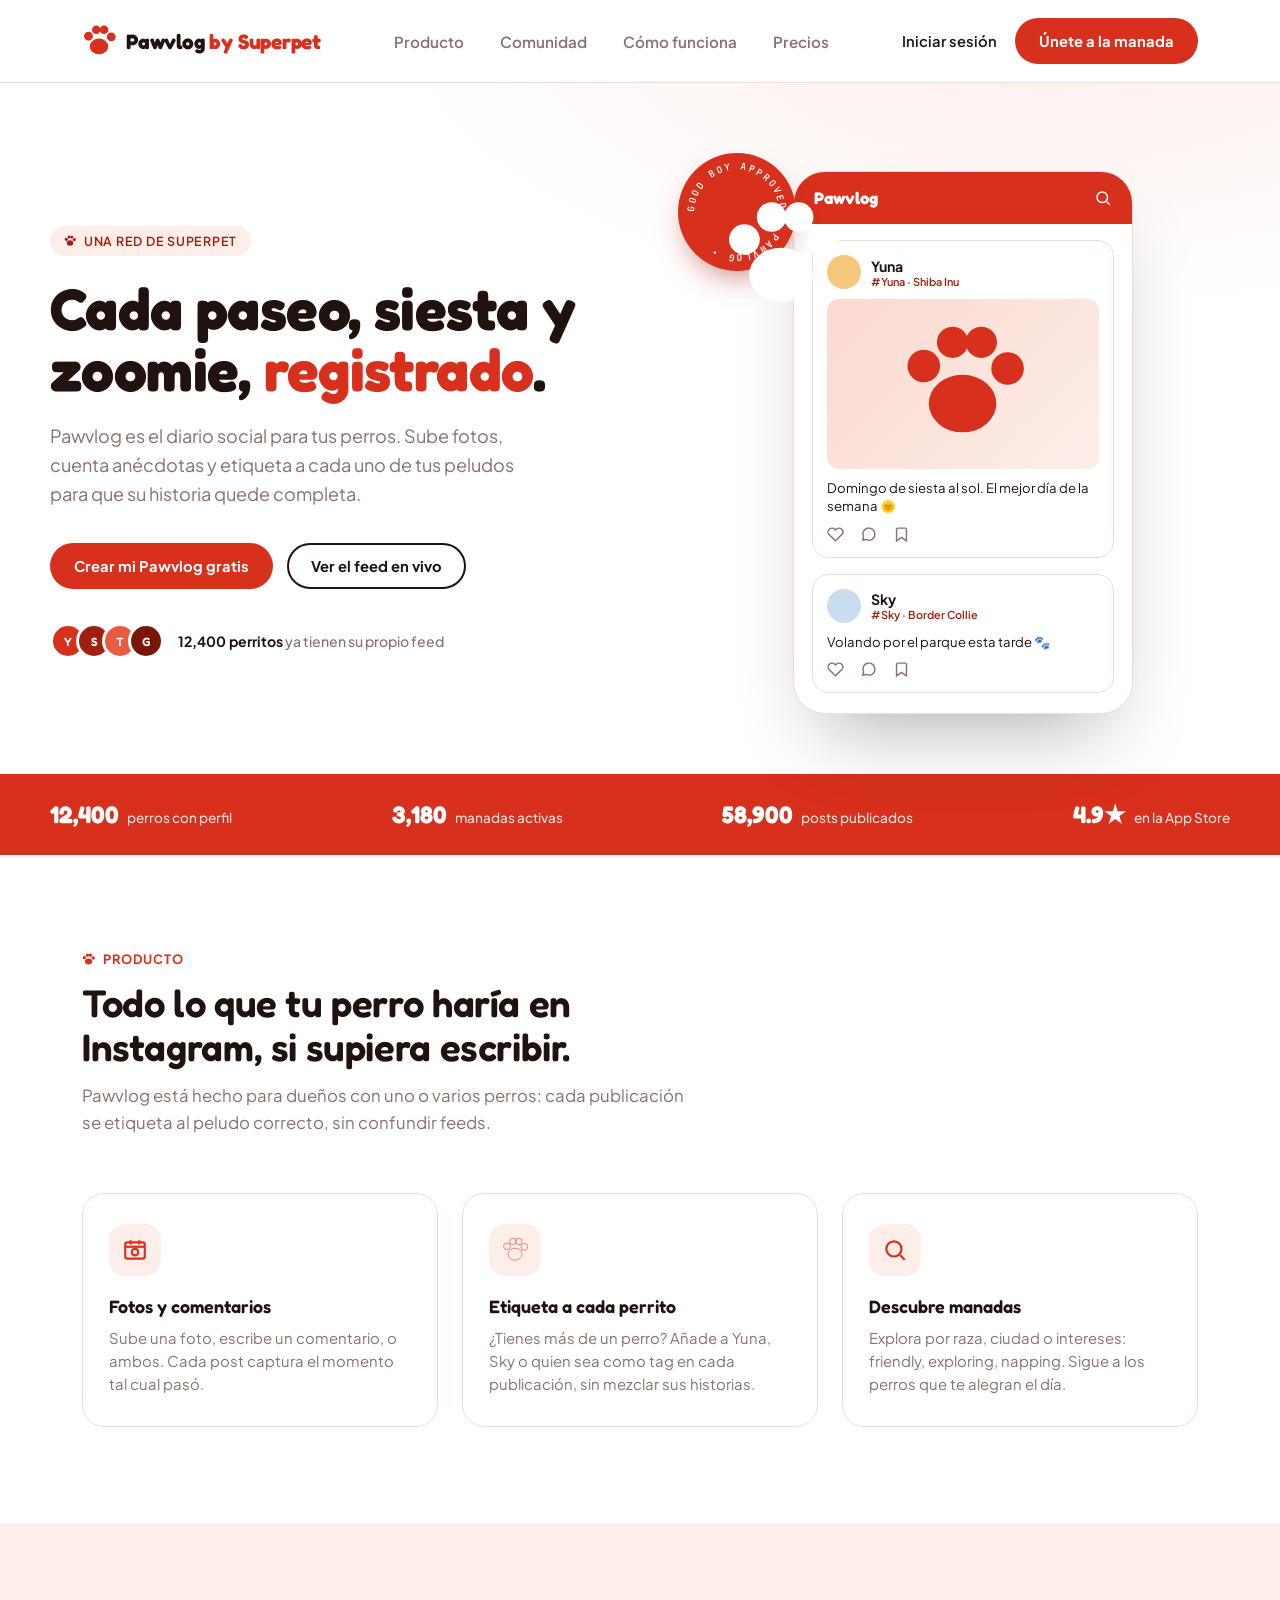
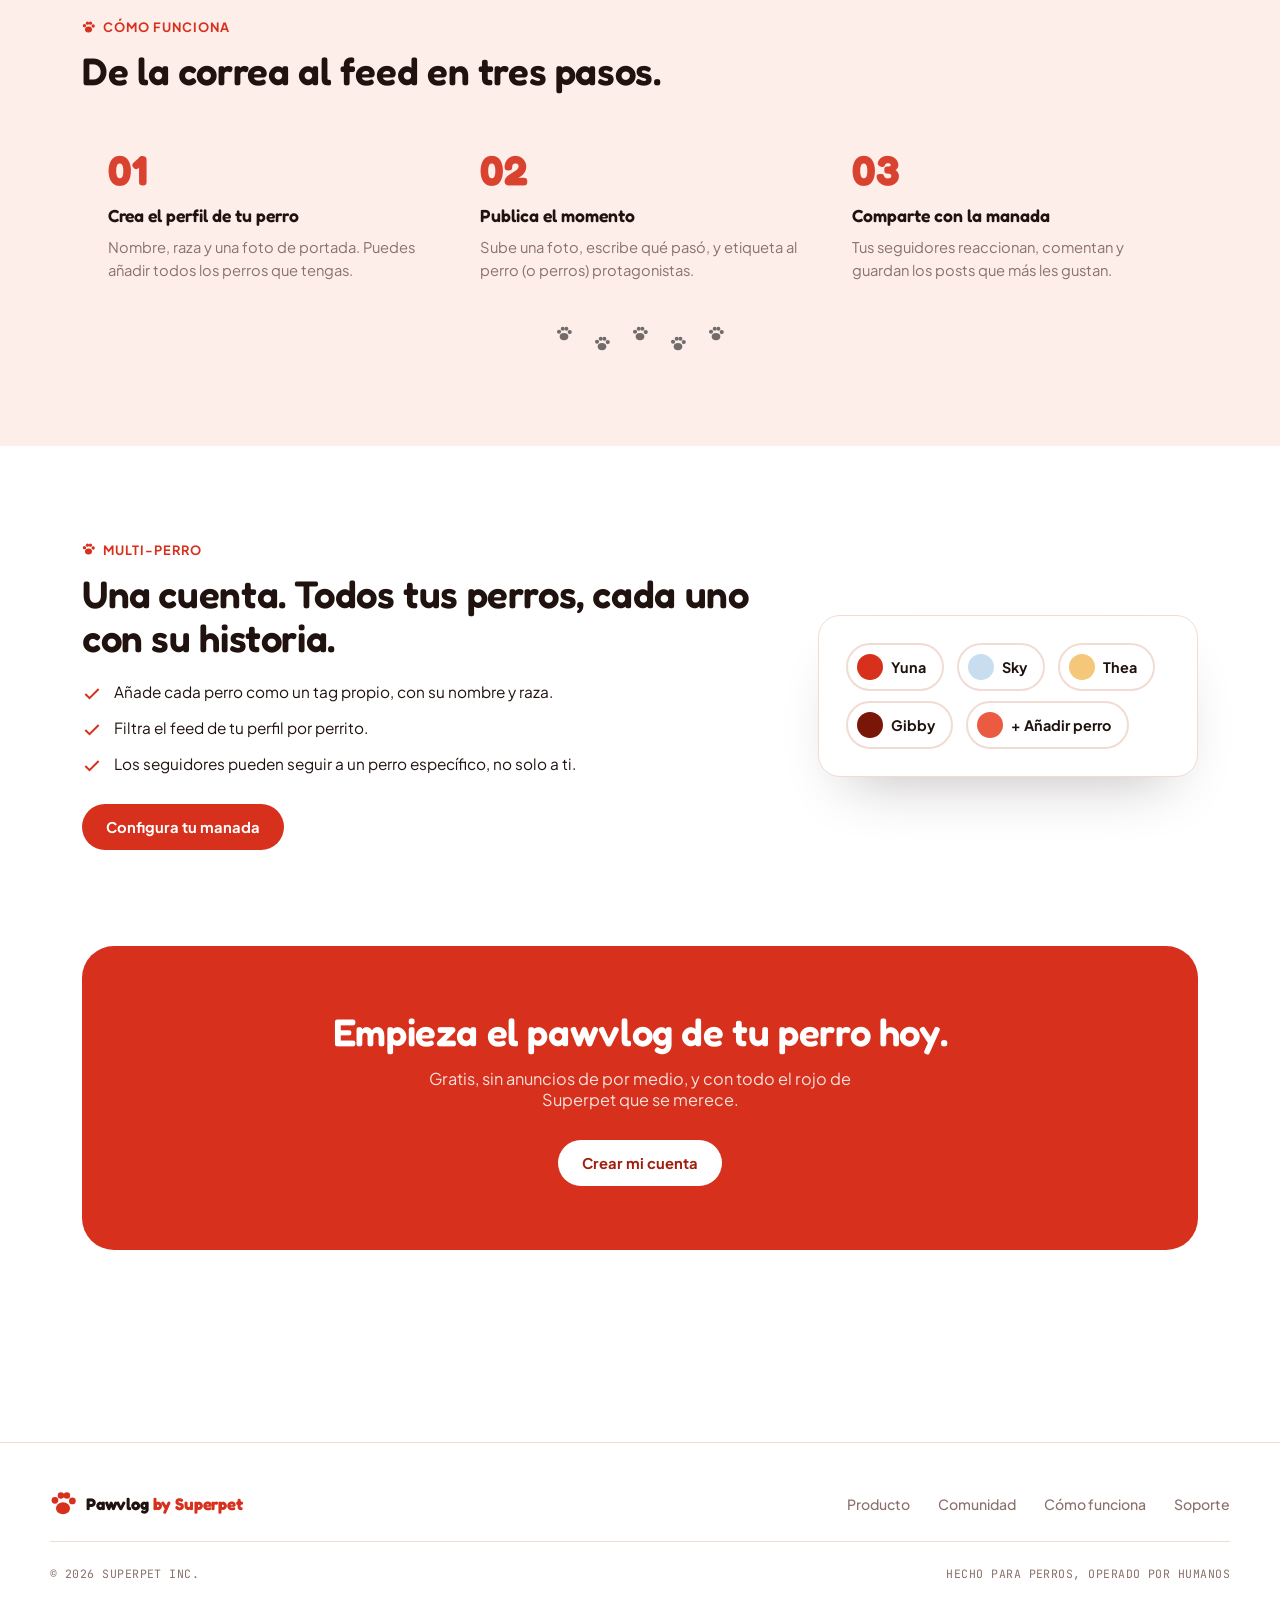
<file: index.html>
<!DOCTYPE html>
<html lang="es">

<head>
  <meta charset="UTF-8">
  <meta name="viewport" content="width=device-width, initial-scale=1.0">
  <title>Pawvlog by Superpet</title>
  <link rel="preconnect" href="https://fonts.googleapis.com">
  <link
    href="https://fonts.googleapis.com/css2?family=Fredoka:wght@500;600;700&family=Plus+Jakarta+Sans:wght@400;500;600;700;800&family=JetBrains+Mono:wght@500;600&display=swap"
    rel="stylesheet">
  <link rel="stylesheet" href="css/global.css">
  <link rel="stylesheet" href="css/landing.css">
</head>

<body>

  <svg width="0" height="0" style="position:absolute">
    <symbol id="paw" viewBox="0 0 100 100">
      <ellipse cx="50" cy="66" rx="27" ry="23" />
      <circle cx="19" cy="36" r="13" />
      <circle cx="42" cy="17" r="12.5" />
      <circle cx="65" cy="17" r="12.5" />
      <circle cx="86" cy="38" r="13" />
    </symbol>
  </svg>

  <header>
    <nav>
      <div class="logo">
        <svg class="mark" viewBox="0 0 100 100">
          <use href="#paw" fill="currentColor" />
        </svg>
        <span>Pawvlog <em>by Superpet</em></span>
      </div>
      <div class="nav-links hide-mobile">
        <a href="#producto">Producto</a>
        <a href="#comunidad">Comunidad</a>
        <a href="#como-funciona">Cómo funciona</a>
        <a href="#precios">Precios</a>
      </div>
      <div class="nav-actions">
        <a href="pawvlog-login.html" class="btn-ghost hide-mobile">Iniciar sesión</a>
        <a href="pawvlog-register.html" class="btn btn-primary">Únete a la manada</a>
      </div>
    </nav>
  </header>

  <section class="hero">
    <div class="hero-grid">
      <div>
        <div class="eyebrow"><svg class="paw" viewBox="0 0 100 100">
            <use href="#paw" />
          </svg> Una red de Superpet</div>
        <h1 class="hero-title">Cada paseo, siesta y<br>zoomie, <span class="accent">registrado</span>.</h1>
        <p class="hero-sub">Pawvlog es el diario social para tus perros. Sube fotos, cuenta anécdotas y etiqueta a cada
          uno de tus peludos para que su historia quede completa.</p>
        <div class="hero-ctas">
          <a href="pawvlog-register.html" class="btn btn-primary">Crear mi Pawvlog gratis</a>
          <a href="#feed-demo" class="btn btn-outline">Ver el feed en vivo</a>
        </div>
        <div class="hero-proof">
          <div class="stack-avatars">
            <div class="av" style="background:#D7301C">Y</div>
            <div class="av" style="background:#A11F0E">S</div>
            <div class="av" style="background:#EA5B41">T</div>
            <div class="av" style="background:#7A1608">G</div>
          </div>
          <p><strong>12,400 perritos</strong> ya tienen su propio feed</p>
        </div>
      </div>

      <div class="mock-wrap">
        <div class="stamp">
          <svg viewBox="0 0 100 100">
            <path id="stampCircle" fill="none" d="M 50,50 m -36,0 a 36,36 0 1,1 72,0 a 36,36 0 1,1 -72,0" />
            <text font-family="JetBrains Mono" font-size="8" font-weight="600" letter-spacing="1.5" fill="white">
              <textPath href="#stampCircle" startOffset="0%">GOOD BOY APPROVED • PAWVLOG • </textPath>
            </text>
          </svg>
          <svg class="stamp-paw" style="position:absolute; top:44px; left:44px;" viewBox="0 0 100 100">
            <use href="#paw" fill="currentColor" />
          </svg>
        </div>
        <div class="phone">
          <div class="phone-top">
            <span class="t">Pawvlog</span>
            <svg width="18" height="18" viewBox="0 0 24 24" fill="none" stroke="white" stroke-width="2">
              <circle cx="11" cy="11" r="7" />
              <line x1="21" y1="21" x2="16.6" y2="16.6" />
            </svg>
          </div>
          <div class="phone-body">
            <div class="p-card">
              <div class="p-head">
                <div class="p-av" style="background:#F4C77A"></div>
                <div>
                  <div class="p-name">Yuna</div>
                  <div class="p-tag">#Yuna · Shiba Inu</div>
                </div>
              </div>
              <div class="p-photo">
                <svg viewBox="0 0 100 100">
                  <use href="#paw" fill="currentColor" />
                </svg>
              </div>
              <div class="p-text">Domingo de siesta al sol. El mejor día de la semana 🌞</div>
              <div class="p-actions">
                <svg viewBox="0 0 24 24" fill="none" stroke="currentColor" stroke-width="2">
                  <path
                    d="M20.8 4.6a5.5 5.5 0 00-7.8 0L12 5.6l-1-1a5.5 5.5 0 10-7.8 7.8l1 1L12 21l7.8-7.8 1-1a5.5 5.5 0 000-7.6z" />
                </svg>
                <svg viewBox="0 0 24 24" fill="none" stroke="currentColor" stroke-width="2">
                  <path d="M21 11.5a8.38 8.38 0 01-8.5 8.5 8.5 8.5 0 01-4-1l-4.5 1 1-4.5a8.5 8.5 0 1116-4z" />
                </svg>
                <svg viewBox="0 0 24 24" fill="none" stroke="currentColor" stroke-width="2">
                  <path d="M19 21l-7-5-7 5V5a2 2 0 012-2h10a2 2 0 012 2z" />
                </svg>
              </div>
            </div>
            <div class="p-card">
              <div class="p-head">
                <div class="p-av" style="background:#C9DDF0"></div>
                <div>
                  <div class="p-name">Sky</div>
                  <div class="p-tag">#Sky · Border Collie</div>
                </div>
              </div>
              <div class="p-text">Volando por el parque esta tarde 🐾</div>
              <div class="p-actions">
                <svg viewBox="0 0 24 24" fill="none" stroke="currentColor" stroke-width="2">
                  <path
                    d="M20.8 4.6a5.5 5.5 0 00-7.8 0L12 5.6l-1-1a5.5 5.5 0 10-7.8 7.8l1 1L12 21l7.8-7.8 1-1a5.5 5.5 0 000-7.6z" />
                </svg>
                <svg viewBox="0 0 24 24" fill="none" stroke="currentColor" stroke-width="2">
                  <path d="M21 11.5a8.38 8.38 0 01-8.5 8.5 8.5 8.5 0 01-4-1l-4.5 1 1-4.5a8.5 8.5 0 1116-4z" />
                </svg>
                <svg viewBox="0 0 24 24" fill="none" stroke="currentColor" stroke-width="2">
                  <path d="M19 21l-7-5-7 5V5a2 2 0 012-2h10a2 2 0 012 2z" />
                </svg>
              </div>
            </div>
          </div>
        </div>
      </div>
    </div>
  </section>

  <div class="band">
    <div class="band-inner">
      <div class="band-item"><b>12,400</b><span>perros con perfil</span></div>
      <div class="band-item"><b>3,180</b><span>manadas activas</span></div>
      <div class="band-item"><b>58,900</b><span>posts publicados</span></div>
      <div class="band-item"><b>4.9★</b><span>en la App Store</span></div>
    </div>
  </div>

  <section class="section" id="producto">
    <div class="wrap">
      <div class="section-head">
        <div class="kicker"><svg class="paw" viewBox="0 0 100 100">
            <use href="#paw" />
          </svg> Producto</div>
        <h2>Todo lo que tu perro haría en Instagram, si supiera escribir.</h2>
        <p>Pawvlog está hecho para dueños con uno o varios perros: cada publicación se etiqueta al peludo correcto, sin
          confundir feeds.</p>
      </div>
      <div class="feat-grid">
        <div class="feat-card">
          <div class="feat-icon">
            <svg viewBox="0 0 24 24" fill="none" stroke="currentColor" stroke-width="2">
              <rect x="3" y="5" width="18" height="15" rx="2" />
              <path d="M3 9h18" />
              <path d="M8 3v4M16 3v4" />
              <circle cx="12" cy="14" r="3" />
            </svg>
          </div>
          <h3>Fotos y comentarios</h3>
          <p>Sube una foto, escribe un comentario, o ambos. Cada post captura el momento tal cual pasó.</p>
        </div>
        <div class="feat-card">
          <div class="feat-icon">
            <svg viewBox="0 0 24 24" fill="none" stroke="currentColor" stroke-width="2">
              <use href="#paw" />
            </svg>
          </div>
          <h3>Etiqueta a cada perrito</h3>
          <p>¿Tienes más de un perro? Añade a Yuna, Sky o quien sea como tag en cada publicación, sin mezclar sus
            historias.</p>
        </div>
        <div class="feat-card">
          <div class="feat-icon">
            <svg viewBox="0 0 24 24" fill="none" stroke="currentColor" stroke-width="2">
              <circle cx="11" cy="11" r="7" />
              <line x1="21" y1="21" x2="16.6" y2="16.6" />
            </svg>
          </div>
          <h3>Descubre manadas</h3>
          <p>Explora por raza, ciudad o intereses: friendly, exploring, napping. Sigue a los perros que te alegran el
            día.</p>
        </div>
      </div>
    </div>
  </section>

  <section class="section how" id="como-funciona">
    <div class="wrap">
      <div class="section-head">
        <div class="kicker"><svg class="paw" viewBox="0 0 100 100">
            <use href="#paw" />
          </svg> Cómo funciona</div>
        <h2>De la correa al feed en tres pasos.</h2>
      </div>
      <div class="steps">
        <div class="step">
          <div class="step-num">01</div>
          <h3>Crea el perfil de tu perro</h3>
          <p>Nombre, raza y una foto de portada. Puedes añadir todos los perros que tengas.</p>
        </div>
        <div class="step">
          <div class="step-num">02</div>
          <h3>Publica el momento</h3>
          <p>Sube una foto, escribe qué pasó, y etiqueta al perro (o perros) protagonistas.</p>
        </div>
        <div class="step">
          <div class="step-num">03</div>
          <h3>Comparte con la manada</h3>
          <p>Tus seguidores reaccionan, comentan y guardan los posts que más les gustan.</p>
        </div>
      </div>
      <div class="paw-trail">
        <svg viewBox="0 0 100 100">
          <use href="#paw" />
        </svg>
        <svg viewBox="0 0 100 100">
          <use href="#paw" />
        </svg>
        <svg viewBox="0 0 100 100">
          <use href="#paw" />
        </svg>
        <svg viewBox="0 0 100 100">
          <use href="#paw" />
        </svg>
        <svg viewBox="0 0 100 100">
          <use href="#paw" />
        </svg>
      </div>
    </div>
  </section>

  <section class="section" id="comunidad">
    <div class="wrap tagshow">
      <div class="tagshow-copy">
        <div class="kicker"><svg class="paw" viewBox="0 0 100 100">
            <use href="#paw" />
          </svg> Multi-perro</div>
        <h2>Una cuenta. Todos tus perros, cada uno con su historia.</h2>
        <ul class="check-list">
          <li><svg viewBox="0 0 24 24" fill="none" stroke="currentColor" stroke-width="2.4">
              <path d="M20 6L9 17l-5-5" />
            </svg> Añade cada perro como un tag propio, con su nombre y raza.</li>
          <li><svg viewBox="0 0 24 24" fill="none" stroke="currentColor" stroke-width="2.4">
              <path d="M20 6L9 17l-5-5" />
            </svg> Filtra el feed de tu perfil por perrito.</li>
          <li><svg viewBox="0 0 24 24" fill="none" stroke="currentColor" stroke-width="2.4">
              <path d="M20 6L9 17l-5-5" />
            </svg> Los seguidores pueden seguir a un perro específico, no solo a ti.</li>
        </ul>
        <a href="pawvlog-register.html" class="btn btn-primary" style="margin-top:28px;">Configura tu manada</a>
      </div>
      <div class="tagshow-visual">
        <div class="cloud">
          <span class="dogtag"><span class="dot" style="background:#D7301C"></span>Yuna</span>
          <span class="dogtag"><span class="dot" style="background:#C9DDF0"></span>Sky</span>
          <span class="dogtag"><span class="dot" style="background:#F4C77A"></span>Thea</span>
          <span class="dogtag"><span class="dot" style="background:#7A1608"></span>Gibby</span>
          <span class="dogtag"><span class="dot" style="background:#EA5B41"></span>+ Añadir perro</span>
        </div>
      </div>
    </div>
  </section>

  <section class="section" id="feed-demo" style="padding-top:0;">
    <div class="cta-band" style="--paw-pattern:none;">
      <h2>Empieza el pawvlog de tu perro hoy.</h2>
      <p>Gratis, sin anuncios de por medio, y con todo el rojo de Superpet que se merece.</p>
      <a href="pawvlog-register.html" class="btn btn-primary">Crear mi cuenta</a>
    </div>
  </section>

  <footer id="precios">
    <div class="foot-inner">
      <div class="logo">
        <svg class="mark" viewBox="0 0 100 100" style="width:26px;height:26px;">
          <use href="#paw" fill="currentColor" />
        </svg>
        <span style="font-size:1.05rem;">Pawvlog <em>by Superpet</em></span>
      </div>
      <div class="foot-links">
        <a href="#producto">Producto</a>
        <a href="#comunidad">Comunidad</a>
        <a href="#como-funciona">Cómo funciona</a>
        <a href="#">Soporte</a>
      </div>
    </div>
    <div class="foot-bottom">
      <span class="mono small">© 2026 SUPERPET INC.</span>
      <span class="mono small">HECHO PARA PERROS, OPERADO POR HUMANOS</span>
    </div>
  </footer>

</body>

</html>
</file>
<file: css/global.css>
:root {
  --red: #D7301C;
  --red-dark: #A11F0E;
  --red-deep: #7A1608;
  --red-tint: #FDEEEA;
  --red-tint-2: #FBD9CF;
  --white: #FFFFFF;
  --ink: #20130F;
  --ink-soft: #8A716B;
  --ink-faint: #B7A29C;
  --line: #F1DCD4;
  --sidebar-bg: #FFF6F4;
  --radius: 22px;

  --pet-1: #F4C77A;
  --pet-2: #C9DDF0;
  --pet-3: var(--red);
  --pet-4: var(--red-deep);
  --pet-5: #EA5B41;
  --pet-6: #4CAF50;
  --pet-7: var(--red-dark);
}

* {
  box-sizing: border-box;
  margin: 0;
  padding: 0;
}

html {
  scroll-behavior: smooth;
}

@media (prefers-reduced-motion: reduce) {
  html {
    scroll-behavior: auto;
  }

  * {
    animation-duration: .001ms !important;
    transition-duration: .001ms !important;
  }
}

body {
  font-family: 'Plus Jakarta Sans', sans-serif;
  color: var(--ink);
  background: var(--white);
  -webkit-font-smoothing: antialiased;
  overflow-x: hidden;
}

.display {
  font-family: 'Fredoka', sans-serif;
}

.mono {
  font-family: 'JetBrains Mono', monospace;
  letter-spacing: 0.04em;
}

button {
  font-family: inherit;
  cursor: pointer;
}

input,
textarea {
  font-family: inherit;
}

a {
  color: inherit;
  text-decoration: none;
}

img,
svg {
  display: block;
}

:focus-visible {
  outline: 3px solid var(--red-dark);
  outline-offset: 2px;
}

.wrap {
  max-width: 1180px;
  margin: 0 auto;
  padding: 0 32px;
}

.paw {
  fill: currentColor;
}
</file>
<file: css/landing.css>
header {
  position: sticky;
  top: 0;
  z-index: 50;
  background: rgba(255, 255, 255, 0.9);
  backdrop-filter: blur(10px);
  border-bottom: 1px solid var(--line);
}

nav {
  display: flex;
  align-items: center;
  justify-content: space-between;
  padding: 18px 32px;
  max-width: 1180px;
  margin: 0 auto;
}

.logo {
  display: flex;
  align-items: center;
  gap: 10px;
}

.logo .mark {
  width: 34px;
  height: 34px;
  color: var(--red);
}

.logo span {
  font-family: 'Fredoka';
  font-weight: 700;
  font-size: 1.3rem;
  letter-spacing: -0.01em;
}

.logo em {
  font-style: normal;
  color: var(--red);
}

.nav-links {
  display: flex;
  gap: 36px;
  font-weight: 600;
  font-size: 0.95rem;
}

.nav-links a {
  color: var(--ink-soft);
  transition: color .15s;
}

.nav-links a:hover,
.nav-links a:focus-visible {
  color: var(--red);
}

.nav-actions {
  display: flex;
  align-items: center;
  gap: 18px;
}

.btn {
  display: inline-flex;
  align-items: center;
  gap: 8px;
  font-weight: 700;
  font-size: 0.92rem;
  padding: 12px 22px;
  border-radius: 999px;
  border: 2px solid transparent;
  cursor: pointer;
  transition: transform .15s, box-shadow .15s, background .15s;
}

.btn-primary {
  background: var(--red);
  color: var(--white);
}

.btn-primary:hover {
  transform: translateY(-2px);
  box-shadow: 0 10px 24px -8px rgba(215, 48, 28, 0.55);
}

.btn-primary:focus-visible {
  outline: 3px solid var(--red-deep);
  outline-offset: 2px;
}

.btn-ghost {
  color: var(--ink);
  font-weight: 600;
  font-size: 0.92rem;
}

.btn-ghost:hover {
  color: var(--red);
}

.btn-outline {
  border-color: var(--ink);
  color: var(--ink);
  background: transparent;
}

.btn-outline:hover {
  border-color: var(--red);
  color: var(--red);
}

.hide-mobile {
  display: flex;
}

@media (max-width:820px) {
  .hide-mobile {
    display: none;
  }
}

.hero {
  position: relative;
  padding: 88px 32px 60px;
  background:
    radial-gradient(1100px 500px at 82% -10%, var(--red-tint) 0%, transparent 60%);
}

.hero-grid {
  max-width: 1180px;
  margin: 0 auto;
  display: grid;
  grid-template-columns: 1.05fr 0.95fr;
  gap: 56px;
  align-items: center;
}

.eyebrow {
  display: inline-flex;
  align-items: center;
  gap: 8px;
  background: var(--red-tint);
  color: var(--red-dark);
  padding: 7px 14px;
  border-radius: 999px;
  font-size: 0.78rem;
  font-weight: 600;
  letter-spacing: 0.06em;
  text-transform: uppercase;
  margin-bottom: 22px;
}

.eyebrow .paw {
  width: 12px;
  height: 12px;
}

h1.hero-title {
  font-family: 'Fredoka';
  font-weight: 700;
  font-size: clamp(2.4rem, 4.6vw, 3.7rem);
  line-height: 1.04;
  letter-spacing: -0.01em;
  margin-bottom: 22px;
}

h1.hero-title .accent {
  color: var(--red);
  position: relative;
  display: inline-block;
}

.hero-sub {
  font-size: 1.13rem;
  color: var(--ink-soft);
  line-height: 1.6;
  max-width: 480px;
  margin-bottom: 34px;
}

.hero-ctas {
  display: flex;
  gap: 14px;
  flex-wrap: wrap;
  margin-bottom: 34px;
}

.hero-proof {
  display: flex;
  align-items: center;
  gap: 14px;
}

.stack-avatars {
  display: flex;
}

.stack-avatars .av {
  width: 36px;
  height: 36px;
  border-radius: 50%;
  border: 3px solid var(--white);
  margin-left: -10px;
  display: flex;
  align-items: center;
  justify-content: center;
  font-family: 'Fredoka';
  font-weight: 600;
  font-size: 0.75rem;
  color: var(--white);
}

.stack-avatars .av:first-child {
  margin-left: 0;
}

.hero-proof p {
  font-size: 0.88rem;
  color: var(--ink-soft);
  font-weight: 500;
}

.hero-proof strong {
  color: var(--ink);
}

.mock-wrap {
  position: relative;
  display: flex;
  justify-content: center;
}

.stamp {
  position: absolute;
  top: -18px;
  left: -18px;
  z-index: 5;
  width: 118px;
  height: 118px;
  border-radius: 50%;
  background: var(--red);
  color: var(--white);
  display: flex;
  align-items: center;
  justify-content: center;
  animation: spin 16s linear infinite;
  box-shadow: 0 14px 30px -10px rgba(161, 31, 14, 0.55);
}

@keyframes spin {
  from {
    transform: rotate(0deg);
  }

  to {
    transform: rotate(360deg);
  }
}

.stamp svg {
  width: 100%;
  height: 100%;
}

.stamp-paw {
  position: absolute;
  width: 30px;
  height: 30px;
  color: var(--white);
}

.phone {
  width: 340px;
  background: var(--white);
  border-radius: 32px;
  border: 1px solid var(--line);
  box-shadow: 0 40px 80px -30px rgba(32, 19, 15, 0.35);
  overflow: hidden;
}

.phone-top {
  background: var(--red);
  color: var(--white);
  padding: 16px 20px;
  display: flex;
  align-items: center;
  justify-content: space-between;
}

.phone-top .t {
  font-family: 'Fredoka';
  font-weight: 700;
  font-size: 1.05rem;
}

.phone-body {
  padding: 16px 18px 20px;
  display: flex;
  flex-direction: column;
  gap: 16px;
}

.p-card {
  border: 1px solid var(--line);
  border-radius: 16px;
  padding: 14px;
  background: var(--white);
}

.p-head {
  display: flex;
  align-items: center;
  gap: 10px;
  margin-bottom: 10px;
}

.p-av {
  width: 34px;
  height: 34px;
  border-radius: 50%;
  flex-shrink: 0;
}

.p-name {
  font-weight: 700;
  font-size: 0.88rem;
}

.p-tag {
  font-size: 0.68rem;
  color: var(--red-dark);
  font-weight: 600;
}

.p-photo {
  width: 100%;
  aspect-ratio: 16/10;
  border-radius: 12px;
  margin-bottom: 10px;
  background: linear-gradient(135deg, var(--red-tint-2), var(--red-tint));
  display: flex;
  align-items: center;
  justify-content: center;
}

.p-photo svg {
  width: 46%;
  color: var(--red);
}

.p-text {
  font-size: 0.82rem;
  color: var(--ink);
  line-height: 1.4;
  margin-bottom: 10px;
}

.p-actions {
  display: flex;
  gap: 16px;
  color: var(--ink-soft);
}

.p-actions svg {
  width: 17px;
  height: 17px;
}

.band {
  background: var(--red);
  color: var(--white);
  padding: 26px 32px;
}

.band-inner {
  max-width: 1180px;
  margin: 0 auto;
  display: flex;
  justify-content: space-between;
  flex-wrap: wrap;
  gap: 20px;
}

.band-item {
  display: flex;
  align-items: baseline;
  gap: 8px;
}

.band-item b {
  font-family: 'Fredoka';
  font-size: 1.5rem;
  font-weight: 700;
}

.band-item span {
  font-size: 0.85rem;
  opacity: 0.85;
  font-weight: 500;
}

.section {
  padding: 96px 32px;
}

.section-head {
  max-width: 620px;
  margin-bottom: 56px;
}

.kicker {
  font-size: 0.8rem;
  font-weight: 700;
  color: var(--red);
  text-transform: uppercase;
  letter-spacing: 0.08em;
  margin-bottom: 14px;
  display: flex;
  align-items: center;
  gap: 8px;
}

.kicker .paw {
  width: 13px;
  height: 13px;
}

h2 {
  font-family: 'Fredoka';
  font-weight: 600;
  font-size: clamp(1.8rem, 3vw, 2.5rem);
  letter-spacing: -0.01em;
  line-height: 1.15;
  margin-bottom: 14px;
}

.section-head p {
  color: var(--ink-soft);
  font-size: 1.05rem;
  line-height: 1.6;
}

.feat-grid {
  display: grid;
  grid-template-columns: repeat(3, 1fr);
  gap: 24px;
}

.feat-card {
  border: 1px solid var(--line);
  border-radius: var(--radius);
  padding: 30px 26px;
  transition: border-color .2s, transform .2s, box-shadow .2s;
  background: var(--white);
}

.feat-card:hover {
  border-color: var(--red);
  transform: translateY(-4px);
  box-shadow: 0 18px 34px -20px rgba(32, 19, 15, 0.25);
}

.feat-icon {
  width: 52px;
  height: 52px;
  border-radius: 16px;
  background: var(--red-tint);
  display: flex;
  align-items: center;
  justify-content: center;
  margin-bottom: 20px;
}

.feat-icon svg {
  width: 26px;
  height: 26px;
  color: var(--red);
}

.feat-card h3 {
  font-family: 'Fredoka';
  font-weight: 600;
  font-size: 1.12rem;
  margin-bottom: 10px;
}

.feat-card p {
  color: var(--ink-soft);
  font-size: 0.93rem;
  line-height: 1.55;
}

.how {
  background: var(--red-tint);
}

.steps {
  display: grid;
  grid-template-columns: repeat(3, 1fr);
  gap: 0;
  position: relative;
}

.step {
  padding: 0 26px;
  position: relative;
}

.step-num {
  font-family: 'Fredoka';
  font-weight: 700;
  font-size: 2.6rem;
  color: var(--red);
  opacity: 0.9;
  margin-bottom: 14px;
  line-height: 1;
}

.step h3 {
  font-family: 'Fredoka';
  font-weight: 600;
  font-size: 1.1rem;
  margin-bottom: 10px;
}

.step p {
  color: var(--ink-soft);
  font-size: 0.92rem;
  line-height: 1.55;
}

.step:not(:last-child)::after {
  content: '';
  position: absolute;
  top: 22px;
  right: -2px;
  width: 100%;
  height: 2px;
}

.paw-trail {
  display: flex;
  justify-content: center;
  gap: 22px;
  margin: 44px 0 8px;
  opacity: 0.55;
}

.paw-trail svg {
  width: 16px;
  height: 16px;
  color: var(--red);
}

.paw-trail svg:nth-child(2n) {
  transform: translateY(10px);
}

.tagshow {
  display: flex;
  align-items: center;
  gap: 60px;
}

.tagshow-visual {
  flex: 0 0 380px;
}

.dogtag {
  display: inline-flex;
  align-items: center;
  gap: 8px;
  background: var(--white);
  border: 2px solid var(--line);
  padding: 9px 16px 9px 9px;
  border-radius: 999px;
  margin: 5px;
  font-weight: 700;
  font-size: 0.9rem;
}

.dogtag .dot {
  width: 26px;
  height: 26px;
  border-radius: 50%;
}

.tagshow-visual .cloud {
  background: var(--white);
  border: 1px solid var(--line);
  border-radius: var(--radius);
  padding: 22px;
  box-shadow: 0 30px 60px -30px rgba(32, 19, 15, 0.3);
}

.tagshow-copy {
  flex: 1;
}

.check-list {
  list-style: none;
  margin-top: 22px;
  display: flex;
  flex-direction: column;
  gap: 14px;
}

.check-list li {
  display: flex;
  gap: 12px;
  font-size: 0.96rem;
  color: var(--ink);
}

.check-list svg {
  width: 20px;
  height: 20px;
  color: var(--red);
  flex-shrink: 0;
  margin-top: 2px;
}

.cta-band {
  background: var(--red);
  color: var(--white);
  border-radius: 32px;
  margin: 0 32px 96px;
  padding: 64px 48px;
  max-width: 1116px;
  margin-left: auto;
  margin-right: auto;
  text-align: center;
  position: relative;
  overflow: hidden;
}

.cta-band::before {
  content: '';
  position: absolute;
  inset: 0;
  opacity: 0.08;
  background-image: var(--paw-pattern);
  background-size: 90px 90px;
}

.cta-band h2 {
  color: var(--white);
  position: relative;
}

.cta-band p {
  color: rgba(255, 255, 255, 0.85);
  max-width: 480px;
  margin: 0 auto 30px;
  position: relative;
  font-size: 1.02rem;
}

.cta-band .btn-primary {
  background: var(--white);
  color: var(--red-dark);
  position: relative;
}

.cta-band .btn-primary:hover {
  box-shadow: 0 10px 24px -8px rgba(0, 0, 0, 0.3);
}

footer {
  border-top: 1px solid var(--line);
  padding: 48px 32px 32px;
}

.foot-inner {
  max-width: 1180px;
  margin: 0 auto;
  display: flex;
  justify-content: space-between;
  align-items: center;
  flex-wrap: wrap;
  gap: 20px;
}

.foot-links {
  display: flex;
  gap: 28px;
  font-size: 0.88rem;
  color: var(--ink-soft);
  font-weight: 500;
}

.foot-links a:hover {
  color: var(--red);
}

.foot-bottom {
  max-width: 1180px;
  margin: 24px auto 0;
  padding-top: 24px;
  border-top: 1px solid var(--line);
  font-size: 0.8rem;
  color: var(--ink-soft);
  display: flex;
  justify-content: space-between;
  flex-wrap: wrap;
  gap: 10px;
}

.mono.small {
  font-size: 0.72rem;
}

@media (max-width:960px) {
  .hero-grid {
    grid-template-columns: 1fr;
  }

  .mock-wrap {
    order: -1;
  }

  .feat-grid {
    grid-template-columns: 1fr;
  }

  .steps {
    grid-template-columns: 1fr;
    gap: 36px;
  }

  .step:not(:last-child)::after {
    display: none;
  }

  .tagshow {
    flex-direction: column;
  }

  .tagshow-visual {
    flex: none;
    width: 100%;
  }

  .band-inner {
    justify-content: flex-start;
  }
}
</file>
